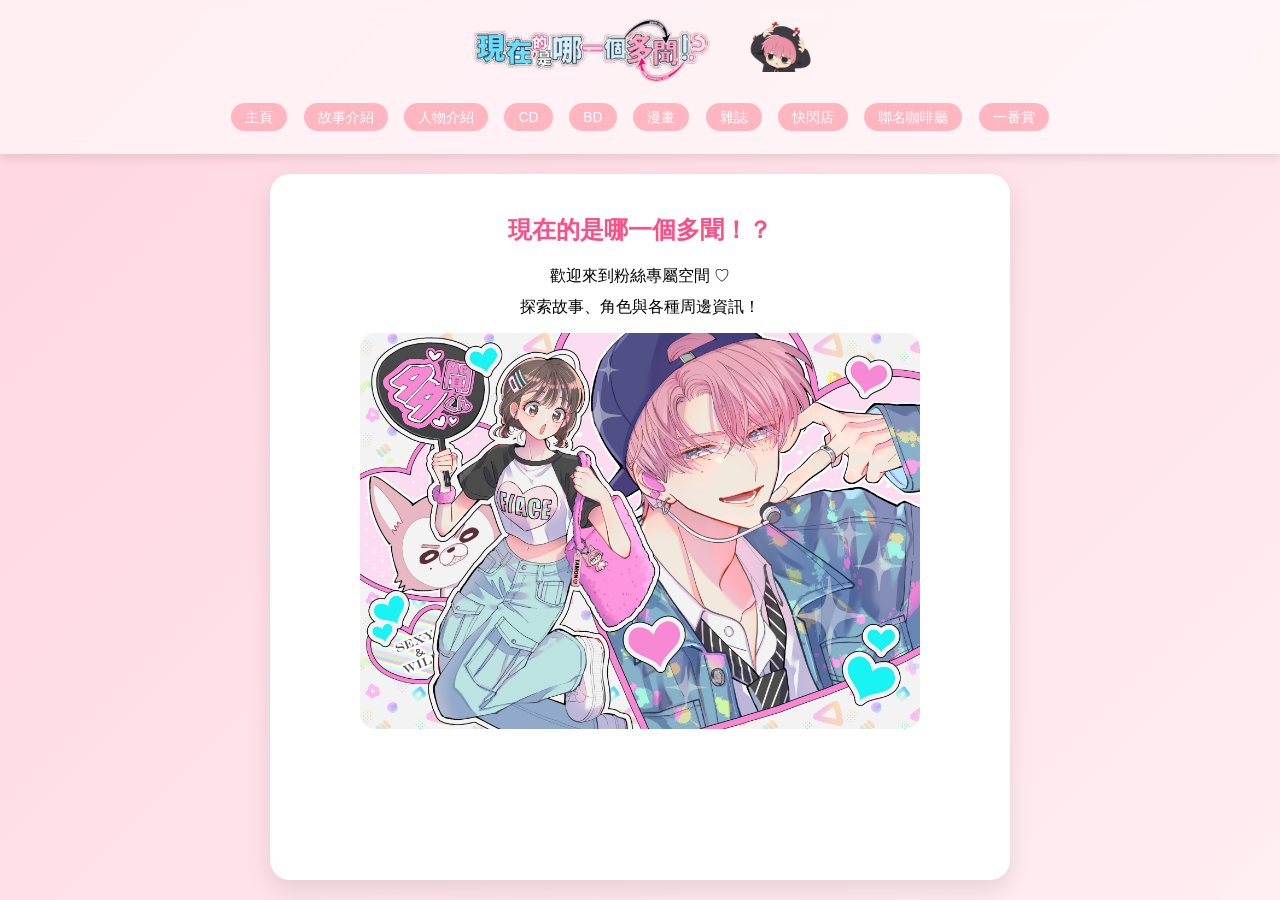
<file: index.html>
<!DOCTYPE html>
<html lang="zh-Hant">
<head>
    <meta charset="UTF-8">
    <title>現在的是哪一個多聞！？</title>
    <link rel="stylesheet" href="style.css">
    <meta name="viewport" content="width=device-width, initial-scale=1.0">
</head>
<body>
    <header>
        <div class="title-with-music">
    <!-- Logo 圖片替代文字 -->
    <img id="site-logo" src="images/3.png" alt="現在的是哪一個多聞！？" width="250">
    
            <div class="music-icon" id="musicIcon">
        <img id="music-note" src="images/2.png" alt="Music Note" width="90">
        <audio id="bg-music" src="mp3/1.mp3" loop></audio>
            </div>
        </div>

        <nav>
            <ul>
                <li><a href="index.html">主頁</a></li>
                <li><a href="story.html">故事介紹</a></li>
                <li><a href="characters.html">人物介紹</a></li>
                <li><a href="cd.html">CD</a></li>
                <li><a href="bd.html">BD</a></li>
                <li><a href="comic.html">漫畫</a></li>
                <li><a href="magazine.html">雜誌</a></li>
                <li><a href="pop-up.html">快閃店</a></li>
                <li><a href="coffee.html">聯名咖啡廳</a></li>
                <li><a href="ichiban.html">一番賞</a></li>
            </ul>
        </nav>
    </header>

    <main>
    <div class="card home-card">
        <h2>現在的是哪一個多聞！？</h2>
        <p>歡迎來到粉絲專屬空間 ♡</p>
        <p>探索故事、角色與各種周邊資訊！</p>
        <img src="images/1.jpg" alt="主頁示意圖">
    </div>
    </main>

    <script>
        const musicIcon = document.getElementById('musicIcon');
        const bgMusic = document.getElementById('bg-music');

        // 載入頁面時讀取上次進度
        window.addEventListener('load', () => {
            const savedTime = localStorage.getItem('bgMusicTime');
            if (savedTime) {
                bgMusic.currentTime = parseFloat(savedTime);
            }
        });

        // 每秒存一次播放時間
        setInterval(() => {
            localStorage.setItem('bgMusicTime', bgMusic.currentTime);
        }, 1000);

        // 點擊圖示播放 / 暫停
        musicIcon.addEventListener('click', () => {
            if (bgMusic.paused) bgMusic.play();
            else bgMusic.pause();
        });
        </script>
</body>
</html>
</file>
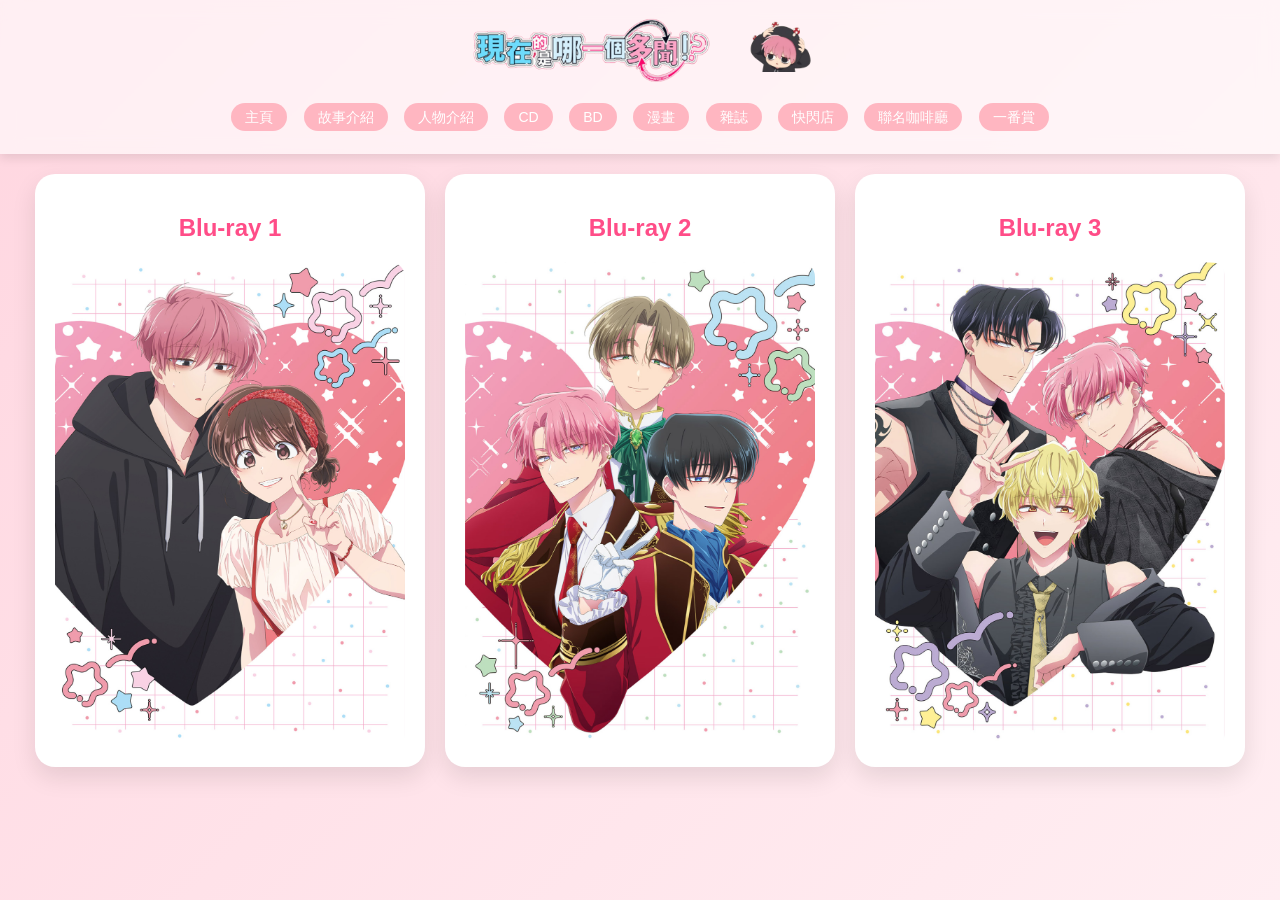
<file: bd.html>
<!DOCTYPE html>
<html lang="zh-Hant">
<head>
    <meta charset="UTF-8">
    <title>BD介紹 - 現在的是哪一個多聞！？</title>
    <link rel="stylesheet" href="style.css">
</head>
<body>
    <header>
        <div class="title-with-music">
            <!-- Logo 圖片 -->
            <img id="site-logo" src="images/3.png" alt="現在的是哪一個多聞！？" width="250">
            
            <div class="music-icon" id="musicIcon">
                <img id="music-note" src="images/2.png" alt="Music Note" width="90">
                <audio id="bg-music" src="mp3/1.mp3" loop></audio>
            </div>
        </div>

        <nav>
            <ul>
                <li><a href="index.html">主頁</a></li>
                <li><a href="story.html">故事介紹</a></li>
                <li><a href="characters.html">人物介紹</a></li>
                <li><a href="cd.html">CD</a></li>
                <li><a href="bd.html">BD</a></li>
                <li><a href="comic.html">漫畫</a></li>
                <li><a href="magazine.html">雜誌</a></li>
                <li><a href="pop-up.html">快閃店</a></li>
                <li><a href="coffee.html">聯名咖啡廳</a></li>
                <li><a href="ichiban.html">一番賞</a></li>
            </ul>
        </nav>
    </header>

    <main>
    <div class="cards-container">
    <div class="card bd-card">
        <h2>Blu-ray 1</h2>
        <img src="images/9.jpg" alt="BD示意圖">
    </div>
    <div class="card bd-card">
        <h2>Blu-ray 2</h2>
        <img src="images/10.jpg" alt="BD示意圖">
    </div>
    <div class="card bd-card">
        <h2>Blu-ray 3</h2>
        <img src="images/11.jpg" alt="BD示意圖">
    </div>
    </div>
    </main>

    <script>
        const musicIcon = document.getElementById('musicIcon');
        const bgMusic = document.getElementById('bg-music');

        // 載入頁面時讀取上次進度
        window.addEventListener('load', () => {
            const savedTime = localStorage.getItem('bgMusicTime');
            if (savedTime) {
                bgMusic.currentTime = parseFloat(savedTime);
            }
        });

        // 每秒存一次播放時間
        setInterval(() => {
            localStorage.setItem('bgMusicTime', bgMusic.currentTime);
        }, 1000);

        // 點擊圖示播放 / 暫停
        musicIcon.addEventListener('click', () => {
            if (bgMusic.paused) bgMusic.play();
            else bgMusic.pause();
        });
        </script>
</body>
</html>
</file>
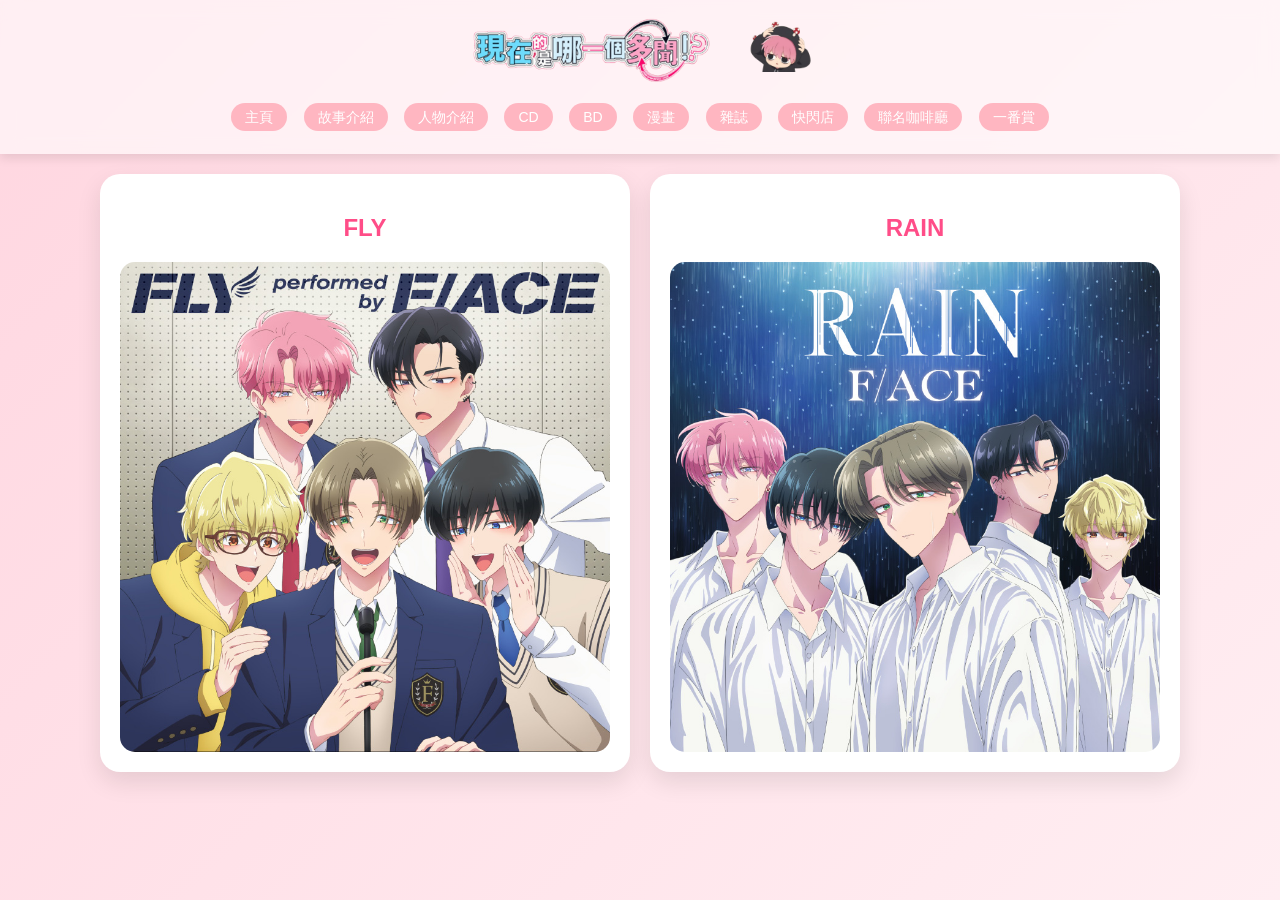
<file: cd.html>
<!DOCTYPE html>
<html lang="zh-Hant">
<head>
    <meta charset="UTF-8">
    <title>CD介紹 - 現在的是哪一個多聞！？</title>
    <link rel="stylesheet" href="style.css">
</head>
<body>
    <header>
        <div class="title-with-music">
            <!-- Logo 圖片 -->
            <img id="site-logo" src="images/3.png" alt="現在的是哪一個多聞！？" width="250">
            
            <div class="music-icon" id="musicIcon">
                <img id="music-note" src="images/2.png" alt="Music Note" width="90">
                <audio id="bg-music" src="mp3/1.mp3" loop></audio>
            </div>
        </div>

        <nav>
            <ul>
                <li><a href="index.html">主頁</a></li>
                <li><a href="story.html">故事介紹</a></li>
                <li><a href="characters.html">人物介紹</a></li>
                <li><a href="cd.html">CD</a></li>
                <li><a href="bd.html">BD</a></li>
                <li><a href="comic.html">漫畫</a></li>
                <li><a href="magazine.html">雜誌</a></li>
                <li><a href="pop-up.html">快閃店</a></li>
                <li><a href="coffee.html">聯名咖啡廳</a></li>
                <li><a href="ichiban.html">一番賞</a></li>
            </ul>
        </nav>
    </header>

    <main>
    <div class="cards-container">
        <div class="card cd-card">
            <h2>FLY</h2>
            <img src="images/7.jpg" alt="CD示意圖">
        </div>
        <div class="card cd-card">
            <h2>RAIN</h2>
            <img src="images/8.jpg" alt="CD示意圖">
        </div>
    </div>
    </main>

    <script>
        const musicIcon = document.getElementById('musicIcon');
        const bgMusic = document.getElementById('bg-music');

        // 載入頁面時讀取上次進度
        window.addEventListener('load', () => {
            const savedTime = localStorage.getItem('bgMusicTime');
            if (savedTime) {
                bgMusic.currentTime = parseFloat(savedTime);
            }
        });

        // 每秒存一次播放時間
        setInterval(() => {
            localStorage.setItem('bgMusicTime', bgMusic.currentTime);
        }, 1000);

        // 點擊圖示播放 / 暫停
        musicIcon.addEventListener('click', () => {
            if (bgMusic.paused) bgMusic.play();
            else bgMusic.pause();
        });
        </script>
</body>
</html>
</file>
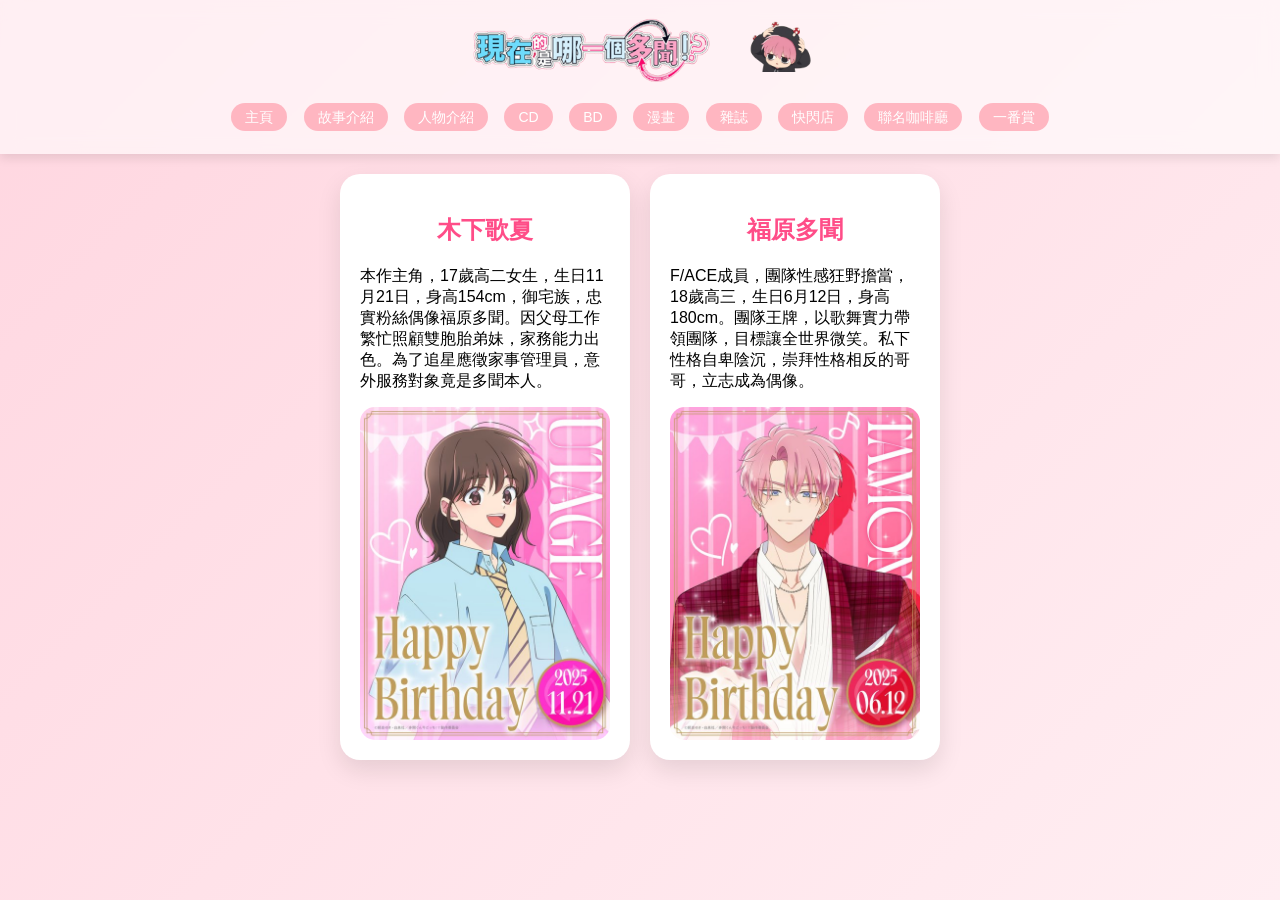
<file: characters.html>
<!DOCTYPE html>
<html lang="zh-Hant">
<head>
    <meta charset="UTF-8">
    <title>人物介紹 - 現在的是哪一個多聞！？</title>
    <link rel="stylesheet" href="style.css">
</head>
<body>
    <header>
        <div class="title-with-music">
            <!-- Logo 圖片 -->
            <img id="site-logo" src="images/3.png" alt="現在的是哪一個多聞！？" width="250">
            
            <div class="music-icon" id="musicIcon">
                <img id="music-note" src="images/2.png" alt="Music Note" width="90">
                <audio id="bg-music" src="mp3/1.mp3" loop></audio>
            </div>
        </div>

        <nav>
            <ul>
                <li><a href="index.html">主頁</a></li>
                <li><a href="story.html">故事介紹</a></li>
                <li><a href="characters.html">人物介紹</a></li>
                <li><a href="cd.html">CD</a></li>
                <li><a href="bd.html">BD</a></li>
                <li><a href="comic.html">漫畫</a></li>
                <li><a href="magazine.html">雜誌</a></li>
                <li><a href="pop-up.html">快閃店</a></li>
                <li><a href="coffee.html">聯名咖啡廳</a></li>
                <li><a href="ichiban.html">一番賞</a></li>
            </ul>
        </nav>
    </header>

    <main>
    <div class="cards-container">
        <div class="card character-card">
            <h2>木下歌夏</h2>
            <p>本作主角，17歲高二女生，生日11月21日，身高154cm，御宅族，忠實粉絲偶像福原多聞。因父母工作繁忙照顧雙胞胎弟妹，家務能力出色。為了追星應徵家事管理員，意外服務對象竟是多聞本人。</p>
            <img src="images/5.jpg" alt="人物示意圖">
        </div>
        <div class="card character-card">
            <h2>福原多聞</h2>
            <p>F/ACE成員，團隊性感狂野擔當，18歲高三，生日6月12日，身高180cm。團隊王牌，以歌舞實力帶領團隊，目標讓全世界微笑。私下性格自卑陰沉，崇拜性格相反的哥哥，立志成為偶像。</p>
            <img src="images/6.jpg" alt="人物示意圖">
        </div>
    </div>
    </main>

    <script>
        const musicIcon = document.getElementById('musicIcon');
        const bgMusic = document.getElementById('bg-music');

        // 載入頁面時讀取上次進度
        window.addEventListener('load', () => {
            const savedTime = localStorage.getItem('bgMusicTime');
            if (savedTime) {
                bgMusic.currentTime = parseFloat(savedTime);
            }
        });

        // 每秒存一次播放時間
        setInterval(() => {
            localStorage.setItem('bgMusicTime', bgMusic.currentTime);
        }, 1000);

        // 點擊圖示播放 / 暫停
        musicIcon.addEventListener('click', () => {
            if (bgMusic.paused) bgMusic.play();
            else bgMusic.pause();
        });
        </script>
</body>
</html>
</file>
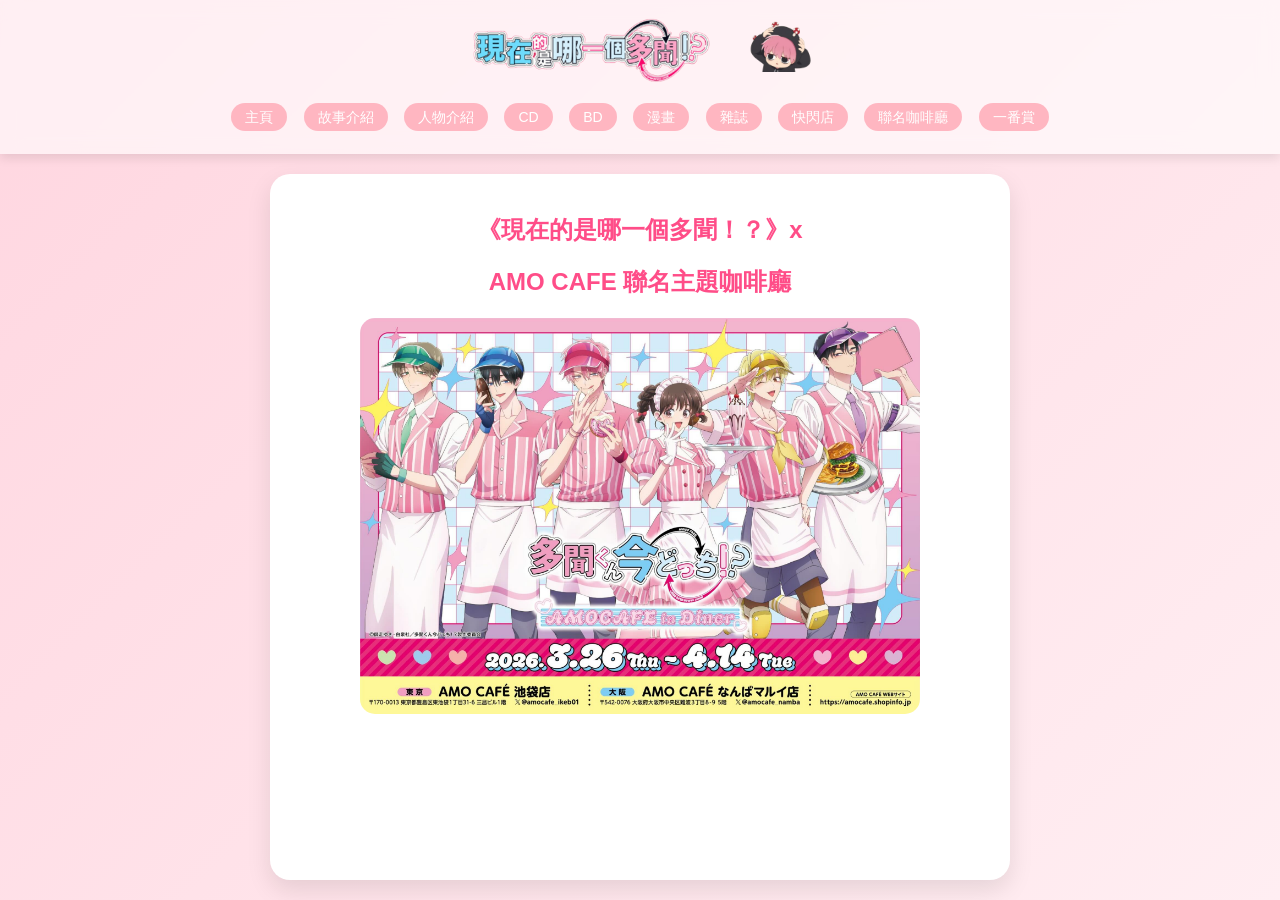
<file: coffee.html>
<!DOCTYPE html>
<html lang="zh-Hant">
<head>
    <meta charset="UTF-8">
    <title>聯名咖啡廳介紹 - 現在的是哪一個多聞！？</title>
    <link rel="stylesheet" href="style.css">
</head>
<body>
    <header>
        <div class="title-with-music">
            <!-- Logo 圖片 -->
            <img id="site-logo" src="images/3.png" alt="現在的是哪一個多聞！？" width="250">
            
            <div class="music-icon" id="musicIcon">
                <img id="music-note" src="images/2.png" alt="Music Note" width="90">
                <audio id="bg-music" src="mp3/1.mp3" loop></audio>
            </div>
        </div>

        <nav>
            <ul>
                <li><a href="index.html">主頁</a></li>
                <li><a href="story.html">故事介紹</a></li>
                <li><a href="characters.html">人物介紹</a></li>
                <li><a href="cd.html">CD</a></li>
                <li><a href="bd.html">BD</a></li>
                <li><a href="comic.html">漫畫</a></li>
                <li><a href="magazine.html">雜誌</a></li>
                <li><a href="pop-up.html">快閃店</a></li>
                <li><a href="coffee.html">聯名咖啡廳</a></li>
                <li><a href="ichiban.html">一番賞</a></li>
            </ul>
        </nav>
    </header>

    <main>
    <div class="card home-card">
        <h2>《現在的是哪一個多聞！？》x</h2>
        <h2>AMO CAFE 聯名主題咖啡廳</h2>
        <img src="images/19.jpg" alt="聯名咖啡廳示意圖">
    </div>
    <script>
        const musicIcon = document.getElementById('musicIcon');
        const bgMusic = document.getElementById('bg-music');

        // 載入頁面時讀取上次進度
        window.addEventListener('load', () => {
            const savedTime = localStorage.getItem('bgMusicTime');
            if (savedTime) {
                bgMusic.currentTime = parseFloat(savedTime);
            }
        });

        // 每秒存一次播放時間
        setInterval(() => {
            localStorage.setItem('bgMusicTime', bgMusic.currentTime);
        }, 1000);

        // 點擊圖示播放 / 暫停
        musicIcon.addEventListener('click', () => {
            if (bgMusic.paused) bgMusic.play();
            else bgMusic.pause();
        });
        </script>
</body>
</html>
</file>
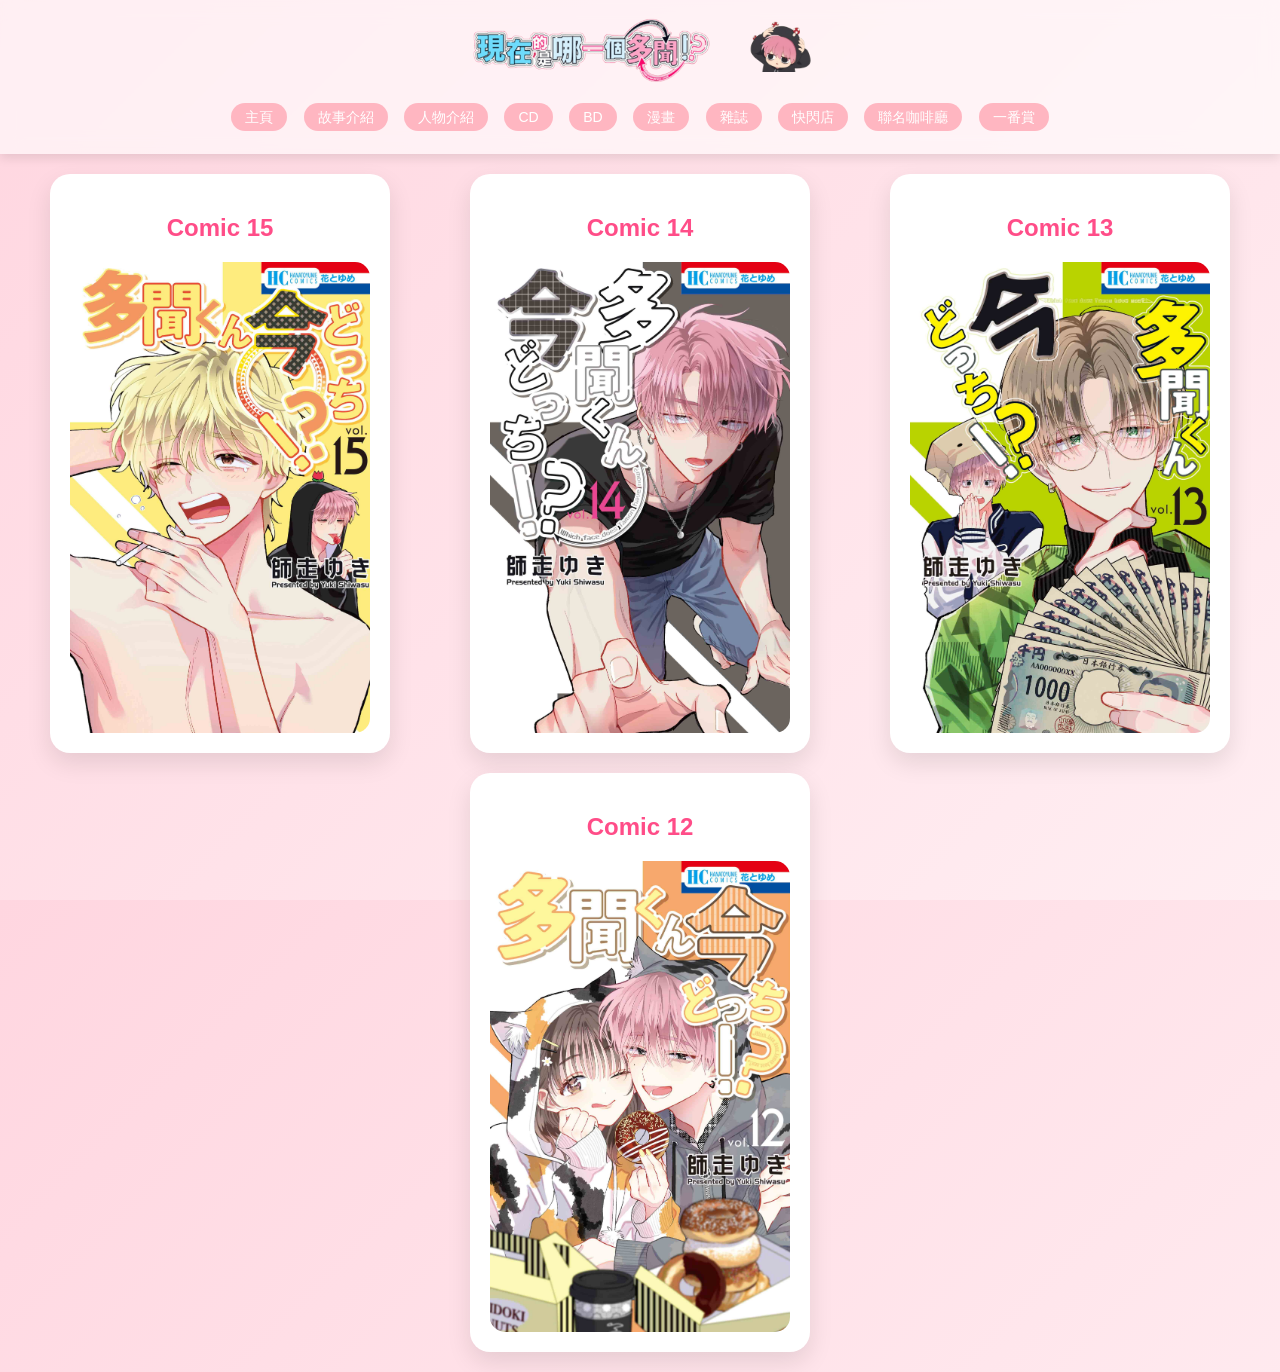
<file: comic.html>
<!DOCTYPE html>
<html lang="zh-Hant">
<head>
    <meta charset="UTF-8">
    <title>漫畫介紹 - 現在的是哪一個多聞！？</title>
    <link rel="stylesheet" href="style.css">
</head>
<body>
    <header>
        <div class="title-with-music">
            <!-- Logo 圖片 -->
            <img id="site-logo" src="images/3.png" alt="現在的是哪一個多聞！？" width="250">
            
            <div class="music-icon" id="musicIcon">
                <img id="music-note" src="images/2.png" alt="Music Note" width="90">
                <audio id="bg-music" src="mp3/1.mp3" loop></audio>
            </div>
        </div>

        <nav>
            <ul>
                <li><a href="index.html">主頁</a></li>
                <li><a href="story.html">故事介紹</a></li>
                <li><a href="characters.html">人物介紹</a></li>
                <li><a href="cd.html">CD</a></li>
                <li><a href="bd.html">BD</a></li>
                <li><a href="comic.html">漫畫</a></li>
                <li><a href="magazine.html">雜誌</a></li>
                <li><a href="pop-up.html">快閃店</a></li>
                <li><a href="coffee.html">聯名咖啡廳</a></li>
                <li><a href="ichiban.html">一番賞</a></li>
            </ul>
        </nav>
    </header>

    <main>
    <div class="cards-container">
    <div class="card comic-card">
        <h2>Comic 15</h2>
        <img src="images/12.jpg" alt="漫畫示意圖">
    </div>
    <div class="card comic-card">
        <h2>Comic 14</h2>
        <img src="images/13.jpg" alt="漫畫示意圖">
    </div>
    <div class="card comic-card">
        <h2>Comic 13</h2>
        <img src="images/14.jpg" alt="漫畫示意圖">
    </div>
    <div class="card comic-card">
        <h2>Comic 12</h2>
        <img src="images/15.jpg" alt="漫畫示意圖">
    </div>
    </div>
    </main>

    <script>
        const musicIcon = document.getElementById('musicIcon');
        const bgMusic = document.getElementById('bg-music');

        // 載入頁面時讀取上次進度
        window.addEventListener('load', () => {
            const savedTime = localStorage.getItem('bgMusicTime');
            if (savedTime) {
                bgMusic.currentTime = parseFloat(savedTime);
            }
        });

        // 每秒存一次播放時間
        setInterval(() => {
            localStorage.setItem('bgMusicTime', bgMusic.currentTime);
        }, 1000);

        // 點擊圖示播放 / 暫停
        musicIcon.addEventListener('click', () => {
            if (bgMusic.paused) bgMusic.play();
            else bgMusic.pause();
        });
        </script>
</body>
</html>
</file>
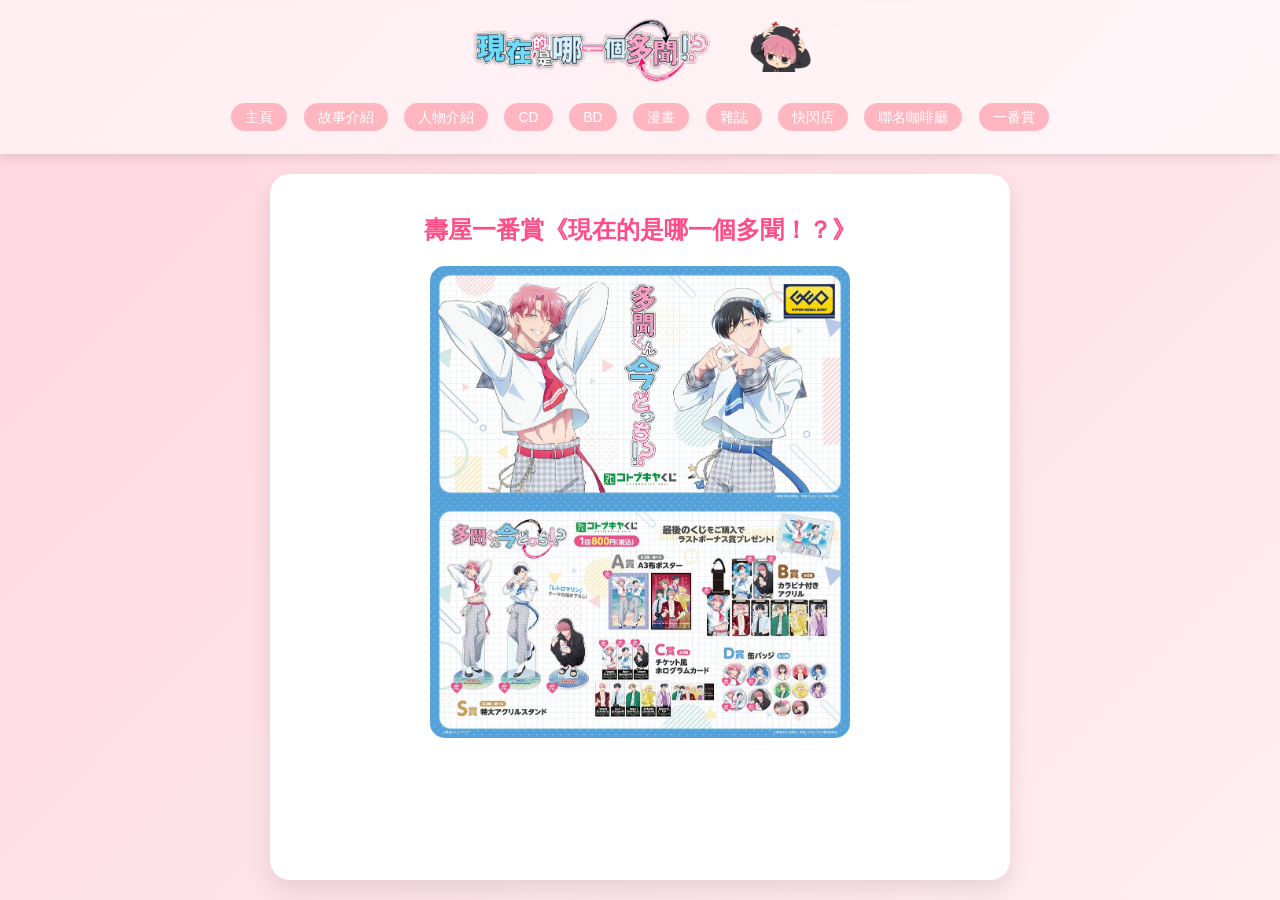
<file: ichiban.html>
<!DOCTYPE html>
<html lang="zh-Hant">
<head>
    <meta charset="UTF-8">
    <title>一番賞介紹 - 現在的是哪一個多聞！？</title>
    <link rel="stylesheet" href="style.css">
</head>
<body>
    <header>
        <div class="title-with-music">
            <!-- Logo 圖片 -->
            <img id="site-logo" src="images/3.png" alt="現在的是哪一個多聞！？" width="250">
            
            <div class="music-icon" id="musicIcon">
                <img id="music-note" src="images/2.png" alt="Music Note" width="90">
                <audio id="bg-music" src="mp3/1.mp3" loop></audio>
            </div>
        </div>

        <nav>
            <ul>
                <li><a href="index.html">主頁</a></li>
                <li><a href="story.html">故事介紹</a></li>
                <li><a href="characters.html">人物介紹</a></li>
                <li><a href="cd.html">CD</a></li>
                <li><a href="bd.html">BD</a></li>
                <li><a href="comic.html">漫畫</a></li>
                <li><a href="magazine.html">雜誌</a></li>
                <li><a href="pop-up.html">快閃店</a></li>
                <li><a href="coffee.html">聯名咖啡廳</a></li>
                <li><a href="ichiban.html">一番賞</a></li>
            </ul>
        </nav>
    </header>

    <main>
    <div class="card ichiban-card">
        <h2>壽屋一番賞《現在的是哪一個多聞！？》</h2>
        <img src="images/20.jpg" alt="一番賞示意圖">
    </div>
    <script>
        const musicIcon = document.getElementById('musicIcon');
        const bgMusic = document.getElementById('bg-music');

        // 載入頁面時讀取上次進度
        window.addEventListener('load', () => {
            const savedTime = localStorage.getItem('bgMusicTime');
            if (savedTime) {
                bgMusic.currentTime = parseFloat(savedTime);
            }
        });

        // 每秒存一次播放時間
        setInterval(() => {
            localStorage.setItem('bgMusicTime', bgMusic.currentTime);
        }, 1000);

        // 點擊圖示播放 / 暫停
        musicIcon.addEventListener('click', () => {
            if (bgMusic.paused) bgMusic.play();
            else bgMusic.pause();
        });
        </script>
</body>
</html>
</file>
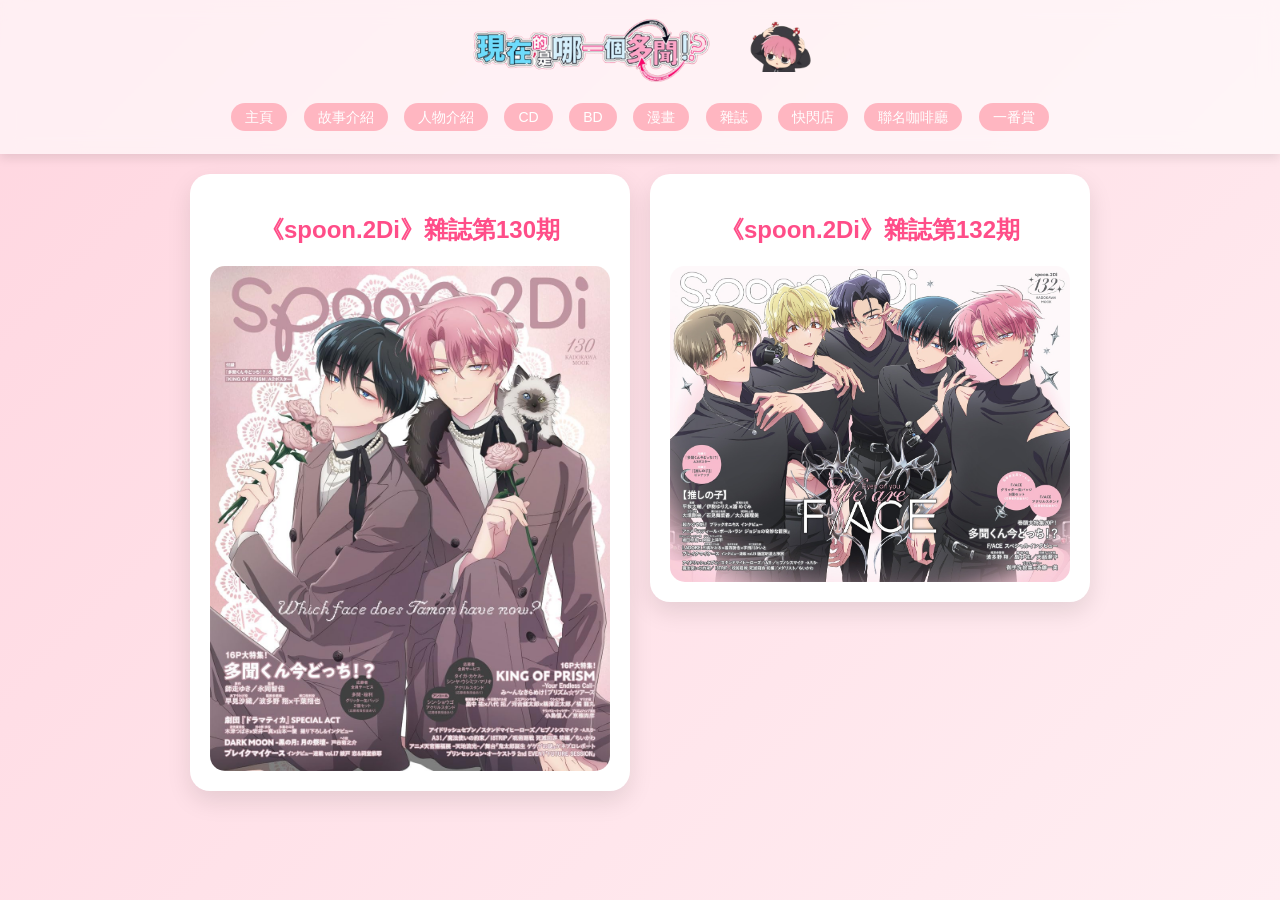
<file: magazine.html>
<!DOCTYPE html>
<html lang="zh-Hant">
<head>
    <meta charset="UTF-8">
    <title>雜誌介紹 - 現在的是哪一個多聞！？</title>
    <link rel="stylesheet" href="style.css">
</head>
<body>
    <header>
        <div class="title-with-music">
            <!-- Logo 圖片 -->
            <img id="site-logo" src="images/3.png" alt="現在的是哪一個多聞！？" width="250">
            
            <div class="music-icon" id="musicIcon">
                <img id="music-note" src="images/2.png" alt="Music Note" width="90">
                <audio id="bg-music" src="mp3/1.mp3" loop></audio>
            </div>
        </div>

        <nav>
            <ul>
                <li><a href="index.html">主頁</a></li>
                <li><a href="story.html">故事介紹</a></li>
                <li><a href="characters.html">人物介紹</a></li>
                <li><a href="cd.html">CD</a></li>
                <li><a href="bd.html">BD</a></li>
                <li><a href="comic.html">漫畫</a></li>
                <li><a href="magazine.html">雜誌</a></li>
                <li><a href="pop-up.html">快閃店</a></li>
                <li><a href="coffee.html">聯名咖啡廳</a></li>
                <li><a href="ichiban.html">一番賞</a></li>
            </ul>
        </nav>
    </header>

    <main>
    <div class="cards-container">
    <div class="card magazine-card">
        <h2>《spoon.2Di》雜誌第130期</h2>
        <img src="images/16.jpg" alt="雜誌示意圖">
    </div>
    <div class="card magazine-card">
        <h2>《spoon.2Di》雜誌第132期</h2>
        <img src="images/17.jpg" alt="雜誌示意圖">
    </div>
    </div>
    </main>

    <script>
        const musicIcon = document.getElementById('musicIcon');
        const bgMusic = document.getElementById('bg-music');

        // 載入頁面時讀取上次進度
        window.addEventListener('load', () => {
            const savedTime = localStorage.getItem('bgMusicTime');
            if (savedTime) {
                bgMusic.currentTime = parseFloat(savedTime);
            }
        });

        // 每秒存一次播放時間
        setInterval(() => {
            localStorage.setItem('bgMusicTime', bgMusic.currentTime);
        }, 1000);

        // 點擊圖示播放 / 暫停
        musicIcon.addEventListener('click', () => {
            if (bgMusic.paused) bgMusic.play();
            else bgMusic.pause();
        });
        </script>
</body>
</html>
</file>
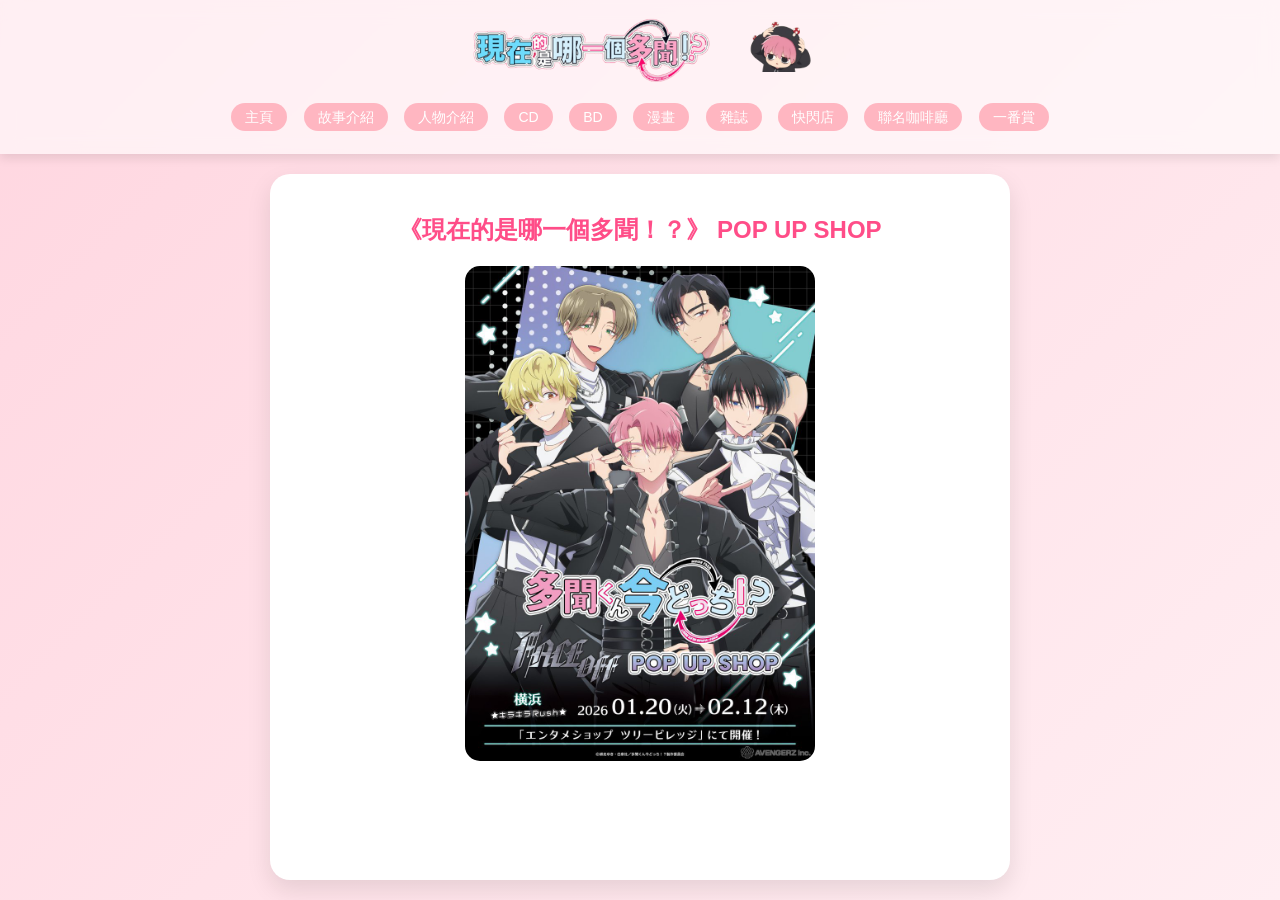
<file: pop-up.html>
<!DOCTYPE html>
<html lang="zh-Hant">
<head>
    <meta charset="UTF-8">
    <title>快閃店介紹 - 現在的是哪一個多聞！？</title>
    <link rel="stylesheet" href="style.css">
</head>
<body>
    <header>
        <div class="title-with-music">
            <!-- Logo 圖片 -->
            <img id="site-logo" src="images/3.png" alt="現在的是哪一個多聞！？" width="250">
            
            <div class="music-icon" id="musicIcon">
                <img id="music-note" src="images/2.png" alt="Music Note" width="90">
                <audio id="bg-music" src="mp3/1.mp3" loop></audio>
            </div>
        </div>

        <nav>
            <ul>
                <li><a href="index.html">主頁</a></li>
                <li><a href="story.html">故事介紹</a></li>
                <li><a href="characters.html">人物介紹</a></li>
                <li><a href="cd.html">CD</a></li>
                <li><a href="bd.html">BD</a></li>
                <li><a href="comic.html">漫畫</a></li>
                <li><a href="magazine.html">雜誌</a></li>
                <li><a href="pop-up.html">快閃店</a></li>
                <li><a href="coffee.html">聯名咖啡廳</a></li>
                <li><a href="ichiban.html">一番賞</a></li>
            </ul>
        </nav>
    </header>

    <main>
    <div class="card pop-up-card">
        <h2>《現在的是哪一個多聞！？》 POP UP SHOP</h2>
        <img src="images/18.jpg" alt="快閃店示意圖">
    </div>
   <script>
        const musicIcon = document.getElementById('musicIcon');
        const bgMusic = document.getElementById('bg-music');

        // 載入頁面時讀取上次進度
        window.addEventListener('load', () => {
            const savedTime = localStorage.getItem('bgMusicTime');
            if (savedTime) {
                bgMusic.currentTime = parseFloat(savedTime);
            }
        });

        // 每秒存一次播放時間
        setInterval(() => {
            localStorage.setItem('bgMusicTime', bgMusic.currentTime);
        }, 1000);

        // 點擊圖示播放 / 暫停
        musicIcon.addEventListener('click', () => {
            if (bgMusic.paused) bgMusic.play();
            else bgMusic.pause();
        });
        </script>
</body>
</html>
</file>
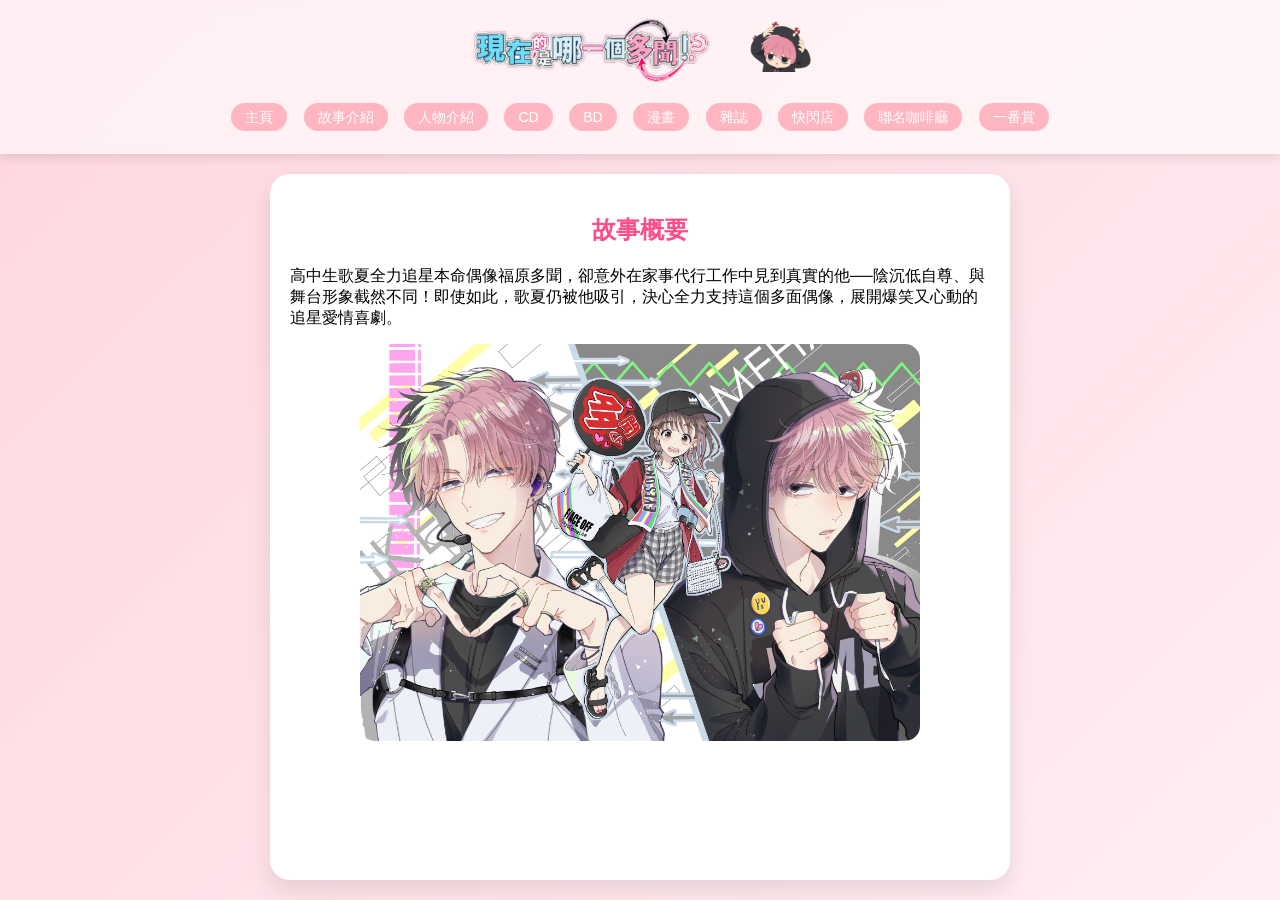
<file: story.html>
<!DOCTYPE html>
<html lang="zh-Hant">
<head>
    <meta charset="UTF-8">
    <title>故事介紹 - 現在的是哪一個多聞！？</title>
    <link rel="stylesheet" href="style.css">
</head>
<body>
    <header>
        <div class="title-with-music">
            <!-- Logo 圖片 -->
            <img id="site-logo" src="images/3.png" alt="現在的是哪一個多聞！？" width="250">
            
            <div class="music-icon" id="musicIcon">
                <img id="music-note" src="images/2.png" alt="Music Note" width="90">
                <audio id="bg-music" src="mp3/1.mp3" loop></audio>
            </div>
        </div>

        <nav>
            <ul>
                <li><a href="index.html">主頁</a></li>
                <li><a href="story.html">故事介紹</a></li>
                <li><a href="characters.html">人物介紹</a></li>
                <li><a href="cd.html">CD</a></li>
                <li><a href="bd.html">BD</a></li>
                <li><a href="comic.html">漫畫</a></li>
                <li><a href="magazine.html">雜誌</a></li>
                <li><a href="pop-up.html">快閃店</a></li>
                <li><a href="coffee.html">聯名咖啡廳</a></li>
                <li><a href="ichiban.html">一番賞</a></li>
            </ul>
        </nav>
    </header>

    <main>
    <div class="card">
        <h2>故事概要</h2>
        <p>高中生歌夏全力追星本命偶像福原多聞，卻意外在家事代行工作中見到真實的他──陰沉低自尊、與舞台形象截然不同！即使如此，歌夏仍被他吸引，決心全力支持這個多面偶像，展開爆笑又心動的追星愛情喜劇。</p>
        <img src="images/4.jpg" alt="故事示意圖">
    </div>
    </main>

    <script>
        const musicIcon = document.getElementById('musicIcon');
        const bgMusic = document.getElementById('bg-music');

        // 載入頁面時讀取上次進度
        window.addEventListener('load', () => {
            const savedTime = localStorage.getItem('bgMusicTime');
            if (savedTime) {
                bgMusic.currentTime = parseFloat(savedTime);
            }
        });

        // 每秒存一次播放時間
        setInterval(() => {
            localStorage.setItem('bgMusicTime', bgMusic.currentTime);
        }, 1000);

        // 點擊圖示播放 / 暫停
        musicIcon.addEventListener('click', () => {
            if (bgMusic.paused) bgMusic.play();
            else bgMusic.pause();
        });
        </script>
</body>
</html>
</file>
<file: style.css>
/* ================= 基本設定 ================= */
html, body {
    height: 100%;
}

body {
    font-family: "Microsoft JhengHei", sans-serif;
    margin: 0;
    padding: 0;

    display: flex;
    flex-direction: column;

    background: linear-gradient(135deg, #ffd6e0, #ffeef2);
}

/* ================= Header ================= */
header {
    background: rgba(255, 255, 255, 0.6);
    backdrop-filter: blur(10px);
    padding: 5px 10px;
    text-align: center;
    box-shadow: 0 4px 10px rgba(0,0,0,0.1);
}

.title-with-music {
    display: flex;
    justify-content: center;
    align-items: center;
    gap: 10px; /* ⭐ 建議保留一點距離 */
}

/* Logo */
#site-logo {
    width: 250px;
}

/* 音樂按鈕 */
.music-icon {
    cursor: pointer;
    transition: transform 0.2s;
}
.music-icon:hover {
    transform: scale(1.2);
}

/* ================= 導覽列 ================= */
nav ul {
    list-style: none;
    padding: 0;
    margin-top: 10px;
}

nav ul li {
    display: inline-block;
    margin: 6px;
}

nav ul li a {
    text-decoration: none;
    padding: 6px 14px;
    background: #ffb6c1;
    border-radius: 20px;
    color: white;
    font-size: 14px;
}
nav ul li a:hover {
    background: #ff6f91;
}

/* ================= main ================= */
main {
    flex: 1;
    padding: 20px;
    display: flex;
    justify-content: center;
}

/* ================= 卡片 ================= */
.card {
    background: white;
    padding: 20px;
    border-radius: 20px;

    width: 80%;
    max-width: 700px;

    margin: 0 auto;  /* ⭐ 這個是關鍵 */

    text-align: left;
    box-shadow: 0 10px 25px rgba(0,0,0,0.1);
}

/* 標題 */
.card h2 {
    text-align: center;
    color: #ff4d88;
}

/* 文字 */
.card p {
    text-align: left;
    margin: 10px 0;
}

/* 主頁文字置中 */
.home-card p {
    text-align: center;
}

/* 圖片 */
.card img {
    display: block;
    margin: 15px auto 0;
    border-radius: 15px;
    width: 80%;
}

/* 各頁圖片大小 */
.character-card img { width: 40%; }
.cd-card img { width: 70%; }
.bd-card img { width: 80%; }
.magazine-card img { width: 60%; }
.pop-up-card img { width: 50%; }
.ichiban-card img { width: 60%; }

/* ================= 手機版 ================= */
@media (max-width: 768px) {

    nav ul {
        display: flex;            /* ⭐ 補這個才會直排 */
        flex-direction: column;
        align-items: center;
    }

    nav ul li {
        margin: 6px 0;
    }

    .title-with-music {
        flex-direction: column;
    }

    #site-logo {
        width: 180px;
    }

    #music-note {
        width: 60px;
    }

    .card {
        padding: 15px;
    }

    .card img {
        width: 100%;
    }
}

/* ================= 卡片容器水平排列 ================= */
.cards-container {
    display: flex;               /* 水平排列 */
    justify-content: center;     /* 整個容器置中 */
    gap: 20px;                   /* 卡片之間間距 */
    flex-wrap: wrap;             /* 螢幕小自動換行 */
}

/* 控制人物卡片大小 */
.character-card {
    flex: 0 0 300px;             /* 固定寬度 300px，不會拉滿螢幕 */
    max-width: 250px;
}

/* 人物卡片圖片寬度 */
.character-card img {
    width: 100%;
    display: block;
    margin: 15px auto 0;
    border-radius: 15px;
}

/* 手機版自動換行 & 寬度調整 */
@media (max-width: 768px) {
    .cards-container {
        flex-direction: column;   /* 直排 */
        align-items: center;
    }
    .character-card {
        flex: 0 0 60%;           /* 卡片佔螢幕 80% */
        max-width: none;
    }
}

/* ================= 卡片容器水平排列（CD / BD / 漫畫 / 雜誌） ================= */
.cards-container {
    display: flex;               
    justify-content: center;     
    gap: 20px;                   
    flex-wrap: wrap;             
    align-items: flex-start;     /* ⭐ 改這個，讓每張卡片高度自己決定 */
}

/* 控制 CD / BD / 漫畫 / 雜誌卡片大小 */
.cd-card {
    flex: 0 0 490px;             /* 固定寬度 300px */
    max-width: 490px;
}

.bd-card ,.comic-card{
    flex: 0 0 350px;             /* 固定寬度 300px */
    max-width: 350px;
}

.comic-card{
    flex: 0 0 300px;             /* 固定寬度 300px */
    max-width: 300px;
}

.magazine-card {
    flex: 0 0 400px;             /* 固定寬度 300px */
    max-width: 400px;
}

/* 圖片 */
.cd-card img, .bd-card img, .magazine-card img, .comic-card img {
    width: 100%;                 /* 卡片內圖片撐滿卡片 */
    display: block;
    margin: 15px auto 0;
    border-radius: 15px;
}

/* 手機版自適應 */
@media (max-width: 768px) {
    .cards-container {
        flex-direction: column;   /* 直排 */
        align-items: center;
    }
    .cd-card, .bd-card, .magazine-card, .comic-card  {
        flex: 0 0 80%;           /* 卡片寬度 80% */
        max-width: none;
    }
}
</file>
